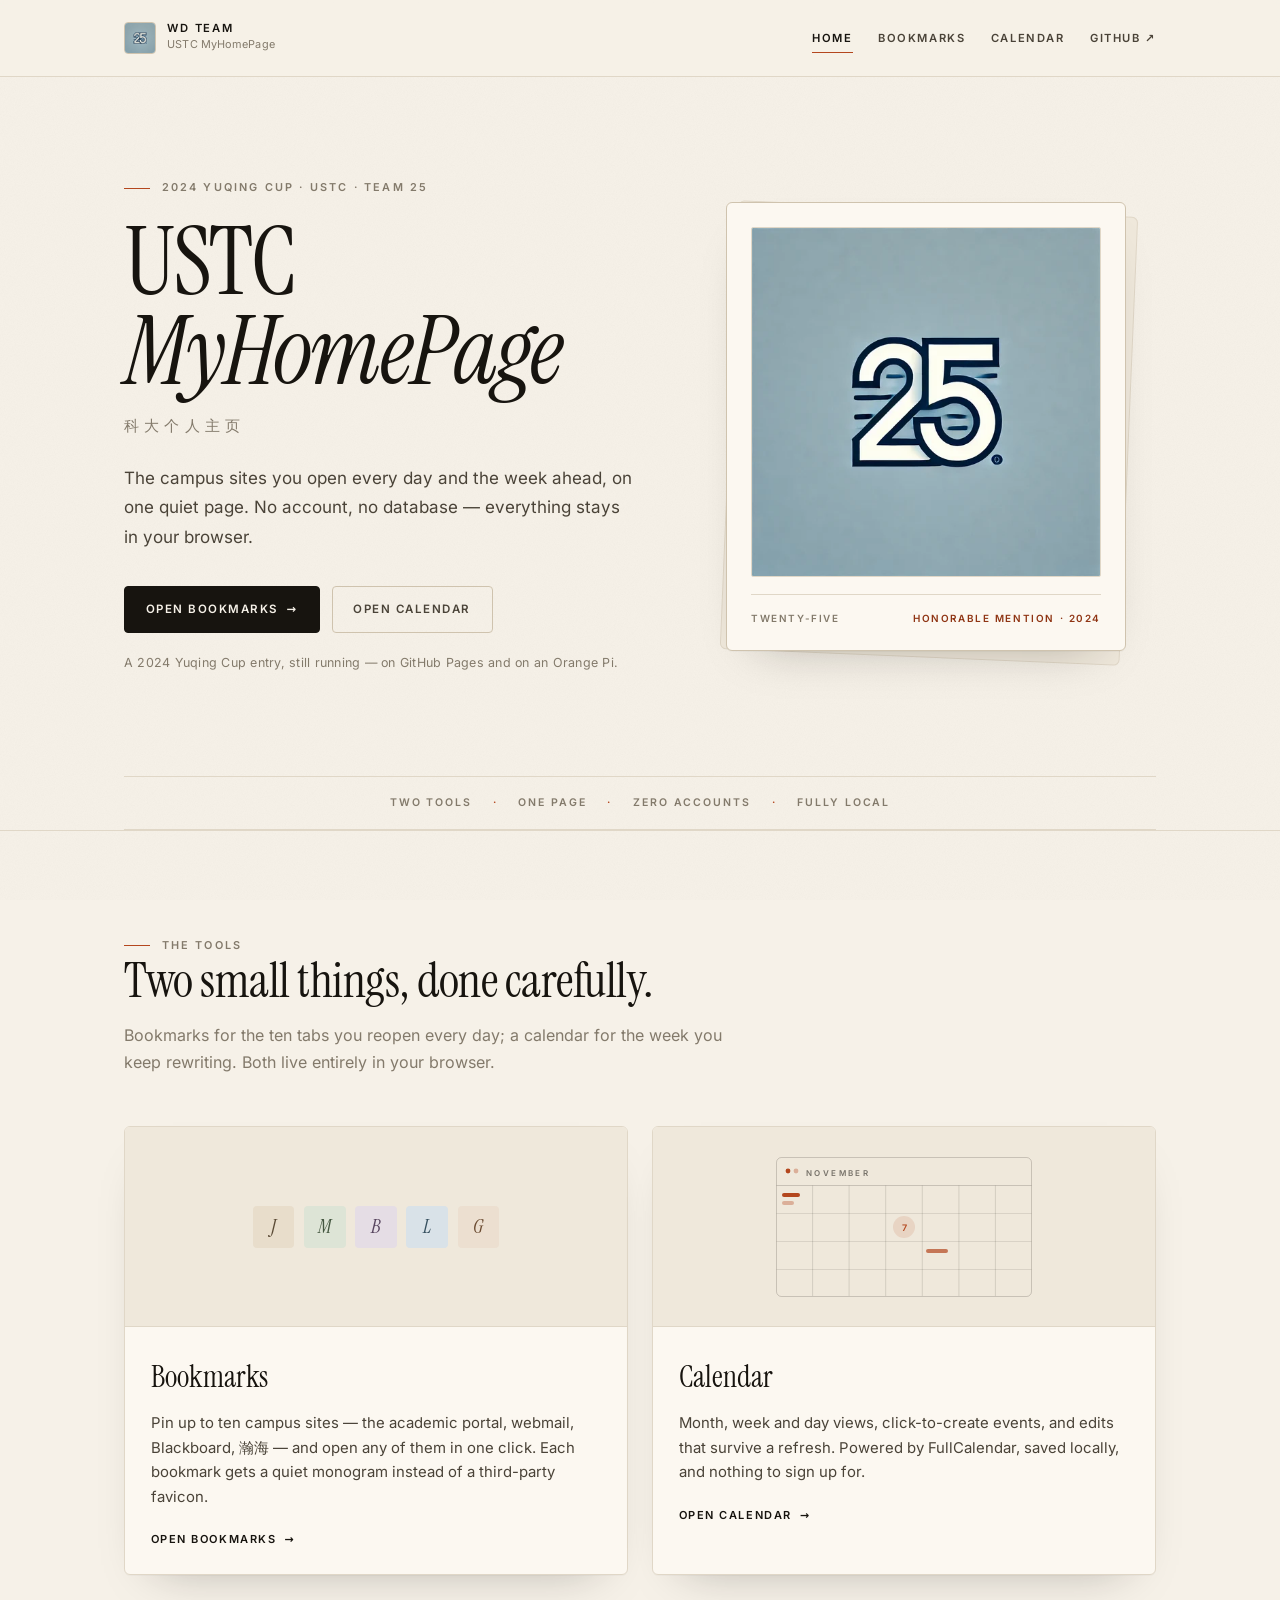
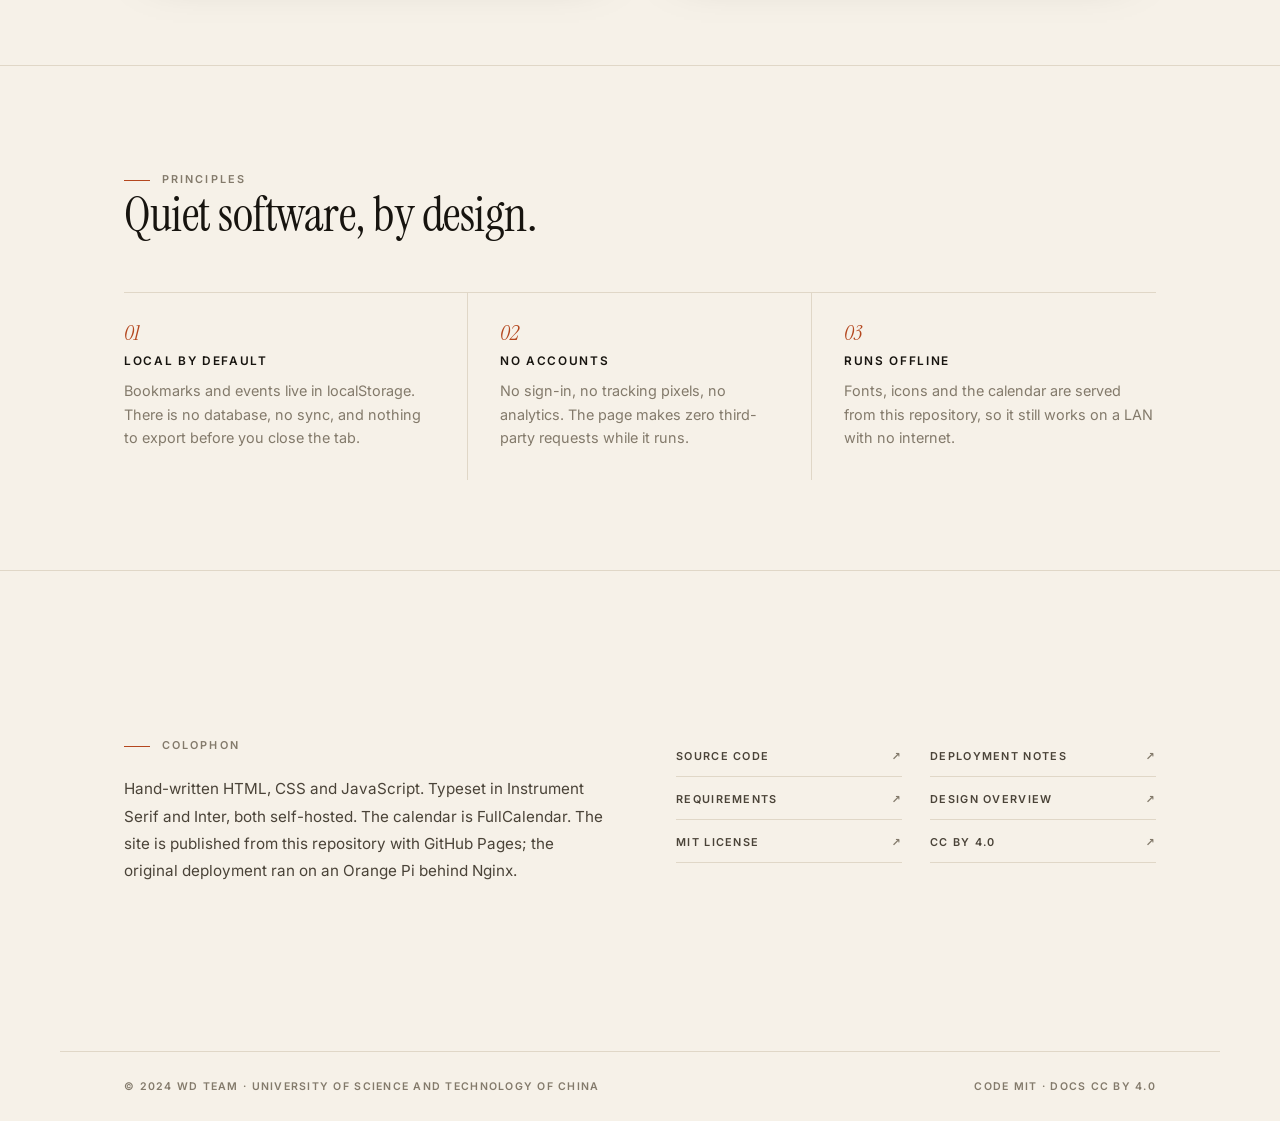
<file: index.html>
<!DOCTYPE html>
<html lang="en">
<head>
  <meta charset="utf-8">
  <meta name="viewport" content="width=device-width, initial-scale=1">
  <title>USTC MyHomePage · WD Team</title>
  <meta name="description" content="The campus sites you open every day and the week ahead, on one quiet page. A 2024 USTC Yuqing Cup entry by WD Team.">
  <meta name="color-scheme" content="light dark">
  <meta name="theme-color" content="#f6f1e8" media="(prefers-color-scheme: light)">
  <meta name="theme-color" content="#141210" media="(prefers-color-scheme: dark)">
  <meta property="og:type" content="website">
  <meta property="og:title" content="USTC MyHomePage">
  <meta property="og:description" content="Campus bookmarks and a personal calendar, on one quiet page. 2024 Yuqing Cup · WD Team.">
  <meta property="og:image" content="https://2024-ustc-yuqing-cup-wd-team.github.io/myhomepage/assets/img/og-image.png">
  <meta name="twitter:card" content="summary_large_image">
  <link rel="icon" href="assets/img/favicon.png" type="image/png">
  <link rel="preload" href="assets/fonts/instrument-serif-regular.woff2" as="font" type="font/woff2" crossorigin>
  <link rel="preload" href="assets/fonts/instrument-serif-italic.woff2" as="font" type="font/woff2" crossorigin>
  <link rel="preload" href="assets/fonts/inter-latin.woff2" as="font" type="font/woff2" crossorigin>
  <link rel="stylesheet" href="assets/css/base.css">
</head>
<body>
  <a class="skip-link" href="#main">Skip to content</a>

  <header class="topbar">
    <div class="wrap topbar__inner">
      <a class="wordmark" href="index.html">
        <img src="assets/img/logo-25.webp" alt="" width="32" height="32">
        <span>
          <strong>WD Team</strong>
          <small>USTC MyHomePage</small>
        </span>
      </a>
      <nav class="nav" aria-label="Primary">
        <a href="index.html" aria-current="page">Home</a>
        <a href="bookmarks.html">Bookmarks</a>
        <a href="calendar.html">Calendar</a>
        <a href="https://github.com/2024-ustc-yuqing-cup-wd-team/myhomepage" rel="noopener">GitHub <span aria-hidden="true">↗</span></a>
      </nav>
    </div>
  </header>

  <main id="main">
    <section class="hero wrap">
      <div class="hero__copy">
        <p class="eyebrow">2024 Yuqing Cup · USTC · Team 25</p>
        <h1>USTC <em>MyHomePage</em></h1>
        <p class="hero__zh">科大个人主页</p>
        <p class="hero__lede">The campus sites you open every day and the week ahead, on one quiet page. No account, no database — everything stays in your browser.</p>
        <div class="hero__actions">
          <a class="button button--primary" href="bookmarks.html">Open bookmarks <span aria-hidden="true">→</span></a>
          <a class="button button--ghost" href="calendar.html">Open calendar</a>
        </div>
        <p class="hero__note">A 2024 Yuqing Cup entry, still running — on GitHub Pages and on an Orange Pi.</p>
      </div>

      <figure class="print">
        <div class="print__sheet print__sheet--back" aria-hidden="true"></div>
        <div class="print__sheet">
          <img src="assets/img/logo-25.webp" alt="Team 25 monogram" width="512" height="512">
          <figcaption class="print__caption">
            <span>Twenty-five</span>
            <span>Honorable mention · 2024</span>
          </figcaption>
        </div>
      </figure>
    </section>

    <div class="wrap">
      <div class="creed">
        <p>
          <span>Two tools</span><i aria-hidden="true">·</i>
          <span>One page</span><i aria-hidden="true">·</i>
          <span>Zero accounts</span><i aria-hidden="true">·</i>
          <span>Fully local</span>
        </p>
      </div>
    </div>

    <section class="section" aria-labelledby="tools-title">
      <div class="wrap">
        <div class="section__head">
          <p class="eyebrow">The tools</p>
          <h2 id="tools-title">Two small things, done carefully.</h2>
          <p>Bookmarks for the ten tabs you reopen every day; a calendar for the week you keep rewriting. Both live entirely in your browser.</p>
        </div>

        <div class="tools">
          <article class="tool">
            <div class="tool__preview" aria-hidden="true">
              <div class="marks">
                <span class="mark" data-tone="0">J</span>
                <span class="mark" data-tone="1">M</span>
                <span class="mark" data-tone="2">B</span>
                <span class="mark" data-tone="3">L</span>
                <span class="mark" data-tone="4">G</span>
              </div>
            </div>
            <div class="tool__body">
              <h3>Bookmarks</h3>
              <p>Pin up to ten campus sites — the academic portal, webmail, Blackboard, <span class="nowrap">瀚海</span> — and open any of them in one click. Each bookmark gets a quiet monogram instead of a third-party favicon.</p>
              <a class="link-arrow" href="bookmarks.html">Open bookmarks <span aria-hidden="true">→</span></a>
            </div>
          </article>

          <article class="tool">
            <div class="tool__preview" aria-hidden="true">
              <svg class="mini-cal" viewBox="0 0 256 140" role="presentation">
                <rect x="0.5" y="0.5" width="255" height="139" rx="5" fill="none" stroke="currentColor" stroke-opacity="0.18"/>
                <line x1="0.5" y1="28.5" x2="255.5" y2="28.5" stroke="currentColor" stroke-opacity="0.18"/>
                <circle cx="12" cy="14" r="2.4" fill="var(--accent)"/>
                <circle cx="20" cy="14" r="2.4" fill="var(--accent)" opacity="0.35"/>
                <text x="30" y="18.5" font-size="8" letter-spacing="2.4" fill="currentColor" opacity="0.55">NOVEMBER</text>
                <g stroke="currentColor" stroke-opacity="0.12">
                  <line x1="36.6" y1="28.5" x2="36.6" y2="139"/>
                  <line x1="73.1" y1="28.5" x2="73.1" y2="139"/>
                  <line x1="109.7" y1="28.5" x2="109.7" y2="139"/>
                  <line x1="146.3" y1="28.5" x2="146.3" y2="139"/>
                  <line x1="182.9" y1="28.5" x2="182.9" y2="139"/>
                  <line x1="219.4" y1="28.5" x2="219.4" y2="139"/>
                </g>
                <g stroke="currentColor" stroke-opacity="0.1">
                  <line x1="0.5" y1="56.5" x2="255.5" y2="56.5"/>
                  <line x1="0.5" y1="84.5" x2="255.5" y2="84.5"/>
                  <line x1="0.5" y1="112.5" x2="255.5" y2="112.5"/>
                </g>
                <rect x="6" y="36" width="18" height="4" rx="2" fill="var(--accent)"/>
                <rect x="6" y="44" width="12" height="4" rx="2" fill="var(--accent)" opacity="0.35"/>
                <rect x="150" y="92" width="22" height="4" rx="2" fill="var(--accent)" opacity="0.7"/>
                <circle cx="128" cy="70" r="11" fill="var(--accent)" opacity="0.12"/>
                <text x="128" y="73.5" text-anchor="middle" font-size="9" fill="var(--accent)">7</text>
              </svg>
            </div>
            <div class="tool__body">
              <h3>Calendar</h3>
              <p>Month, week and day views, click-to-create events, and edits that survive a refresh. Powered by FullCalendar, saved locally, and nothing to sign up for.</p>
              <a class="link-arrow" href="calendar.html">Open calendar <span aria-hidden="true">→</span></a>
            </div>
          </article>
        </div>
      </div>
    </section>

    <section class="section" aria-labelledby="principles-title">
      <div class="wrap">
        <div class="section__head">
          <p class="eyebrow">Principles</p>
          <h2 id="principles-title">Quiet software, by design.</h2>
        </div>
        <ol class="principles">
          <li class="principle">
            <span class="principle__num">01</span>
            <h3>Local by default</h3>
            <p>Bookmarks and events live in localStorage. There is no database, no sync, and nothing to export before you close the tab.</p>
          </li>
          <li class="principle">
            <span class="principle__num">02</span>
            <h3>No accounts</h3>
            <p>No sign-in, no tracking pixels, no analytics. The page makes zero third-party requests while it runs.</p>
          </li>
          <li class="principle">
            <span class="principle__num">03</span>
            <h3>Runs offline</h3>
            <p>Fonts, icons and the calendar are served from this repository, so it still works on a LAN with no internet.</p>
          </li>
        </ol>
      </div>
    </section>

    <section class="section" aria-labelledby="colophon-title">
      <div class="wrap">
        <div class="colophon">
          <div>
            <p class="eyebrow" id="colophon-title">Colophon</p>
            <p>Hand-written HTML, CSS and JavaScript. Typeset in Instrument Serif and Inter, both self-hosted. The calendar is FullCalendar. The site is published from this repository with GitHub Pages; the original deployment ran on an Orange Pi behind Nginx.</p>
          </div>
          <ul class="colophon__links">
            <li><a href="https://github.com/2024-ustc-yuqing-cup-wd-team/myhomepage">Source code</a></li>
            <li><a href="https://github.com/2024-ustc-yuqing-cup-wd-team/orangepi-server">Deployment notes</a></li>
            <li><a href="https://github.com/2024-ustc-yuqing-cup-wd-team/myhomepage/blob/main/docs/requirements.md">Requirements</a></li>
            <li><a href="https://github.com/2024-ustc-yuqing-cup-wd-team/myhomepage/blob/main/docs/design.md">Design overview</a></li>
            <li><a href="https://github.com/2024-ustc-yuqing-cup-wd-team/myhomepage/blob/main/LICENSE">MIT license</a></li>
            <li><a href="https://github.com/2024-ustc-yuqing-cup-wd-team/myhomepage/blob/main/LICENSE-docs">CC BY 4.0</a></li>
          </ul>
        </div>
      </div>
    </section>
  </main>

  <footer class="footer wrap">
    <p>© 2024 WD Team · University of Science and Technology of China</p>
    <p>Code MIT · Docs CC BY 4.0</p>
  </footer>
</body>
</html>
</file>
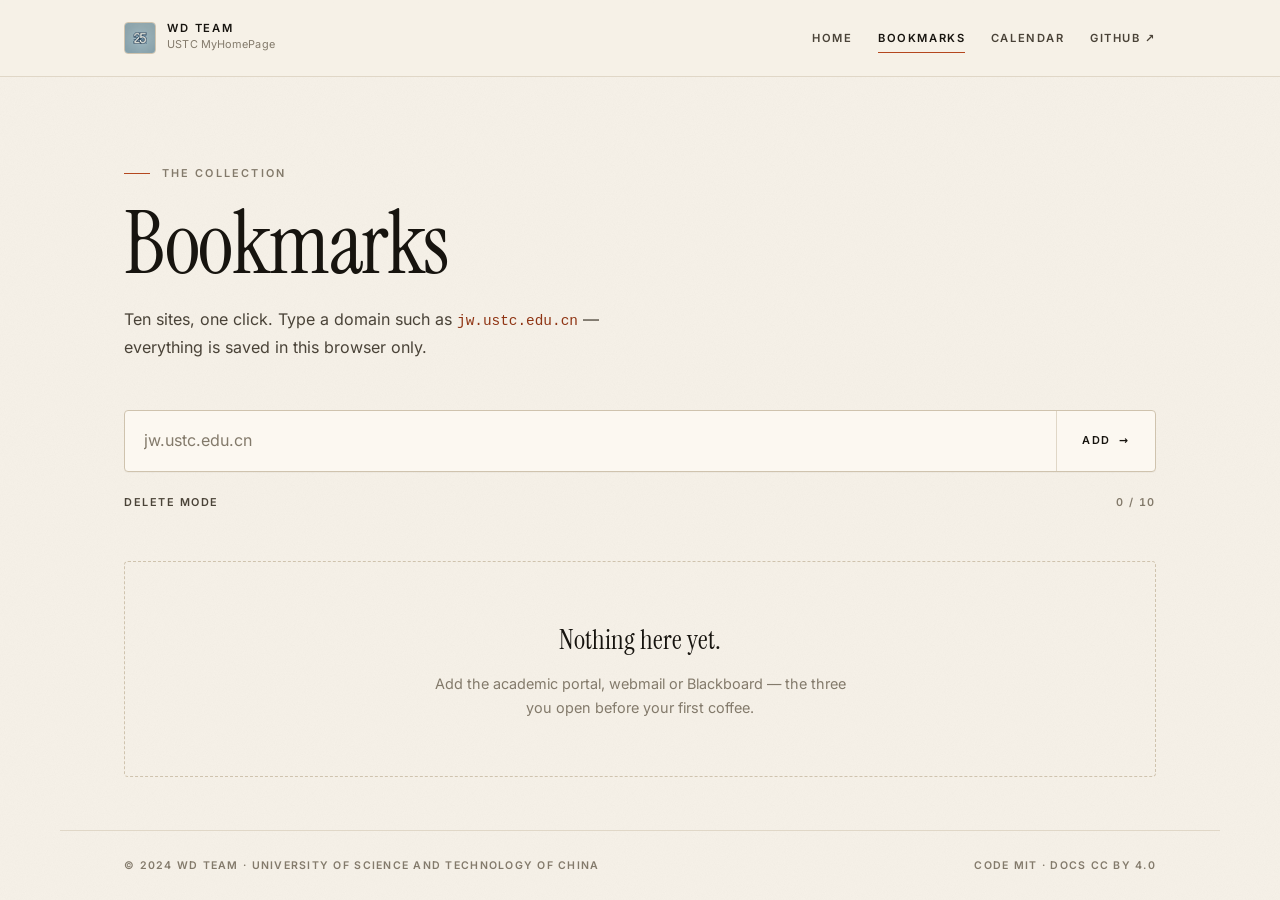
<file: bookmarks.html>
<!DOCTYPE html>
<html lang="en">
<head>
  <meta charset="utf-8">
  <meta name="viewport" content="width=device-width, initial-scale=1">
  <title>Bookmarks · USTC MyHomePage</title>
  <meta name="description" content="Ten campus sites, one click. Bookmarks are stored in this browser only.">
  <meta name="color-scheme" content="light dark">
  <meta name="theme-color" content="#f6f1e8" media="(prefers-color-scheme: light)">
  <meta name="theme-color" content="#141210" media="(prefers-color-scheme: dark)">
  <meta property="og:type" content="website">
  <meta property="og:title" content="Bookmarks · USTC MyHomePage">
  <meta property="og:description" content="Ten campus sites, one click. Stored in your browser.">
  <meta property="og:image" content="https://2024-ustc-yuqing-cup-wd-team.github.io/myhomepage/assets/img/og-image.png">
  <meta name="twitter:card" content="summary_large_image">
  <link rel="icon" href="assets/img/favicon.png" type="image/png">
  <link rel="preload" href="assets/fonts/instrument-serif-regular.woff2" as="font" type="font/woff2" crossorigin>
  <link rel="preload" href="assets/fonts/inter-latin.woff2" as="font" type="font/woff2" crossorigin>
  <link rel="stylesheet" href="assets/css/base.css">
  <link rel="stylesheet" href="assets/css/bookmarks.css">
</head>
<body>
  <a class="skip-link" href="#main">Skip to content</a>

  <header class="topbar">
    <div class="wrap topbar__inner">
      <a class="wordmark" href="index.html">
        <img src="assets/img/logo-25.webp" alt="" width="32" height="32">
        <span>
          <strong>WD Team</strong>
          <small>USTC MyHomePage</small>
        </span>
      </a>
      <nav class="nav" aria-label="Primary">
        <a href="index.html">Home</a>
        <a href="bookmarks.html" aria-current="page">Bookmarks</a>
        <a href="calendar.html">Calendar</a>
        <a href="https://github.com/2024-ustc-yuqing-cup-wd-team/myhomepage" rel="noopener">GitHub <span aria-hidden="true">↗</span></a>
      </nav>
    </div>
  </header>

  <main id="main">
    <header class="page-head wrap">
      <p class="eyebrow">The collection</p>
      <h1>Bookmarks</h1>
      <p class="lede">Ten sites, one click. Type a domain such as <code>jw.ustc.edu.cn</code> — everything is saved in this browser only.</p>
    </header>

    <div class="wrap">
      <form class="add-bar" id="bookmark-form" novalidate>
        <label class="visually-hidden" for="bookmark-url">Website address</label>
        <input id="bookmark-url" name="url" type="text" inputmode="url" autocomplete="off" placeholder="jw.ustc.edu.cn" spellcheck="false">
        <button type="submit">Add <span aria-hidden="true">→</span></button>
        <p class="form-error" id="form-error" role="alert" aria-live="polite"></p>
      </form>

      <div class="collection-bar">
        <button class="text-button" id="toggle-delete-mode" type="button" aria-pressed="false">Delete mode</button>
        <span class="counter" id="counter">0 / 10</span>
      </div>

      <ul class="bookmark-grid" id="bookmark-grid" role="list"></ul>

      <div class="empty" id="empty-state">
        <h2>Nothing here yet.</h2>
        <p>Add the academic portal, webmail or Blackboard — the three you open before your first coffee.</p>
      </div>
    </div>
  </main>

  <footer class="footer wrap">
    <p>© 2024 WD Team · University of Science and Technology of China</p>
    <p>Code MIT · Docs CC BY 4.0</p>
  </footer>

  <script src="assets/js/bookmarks.js" defer></script>
</body>
</html>
</file>
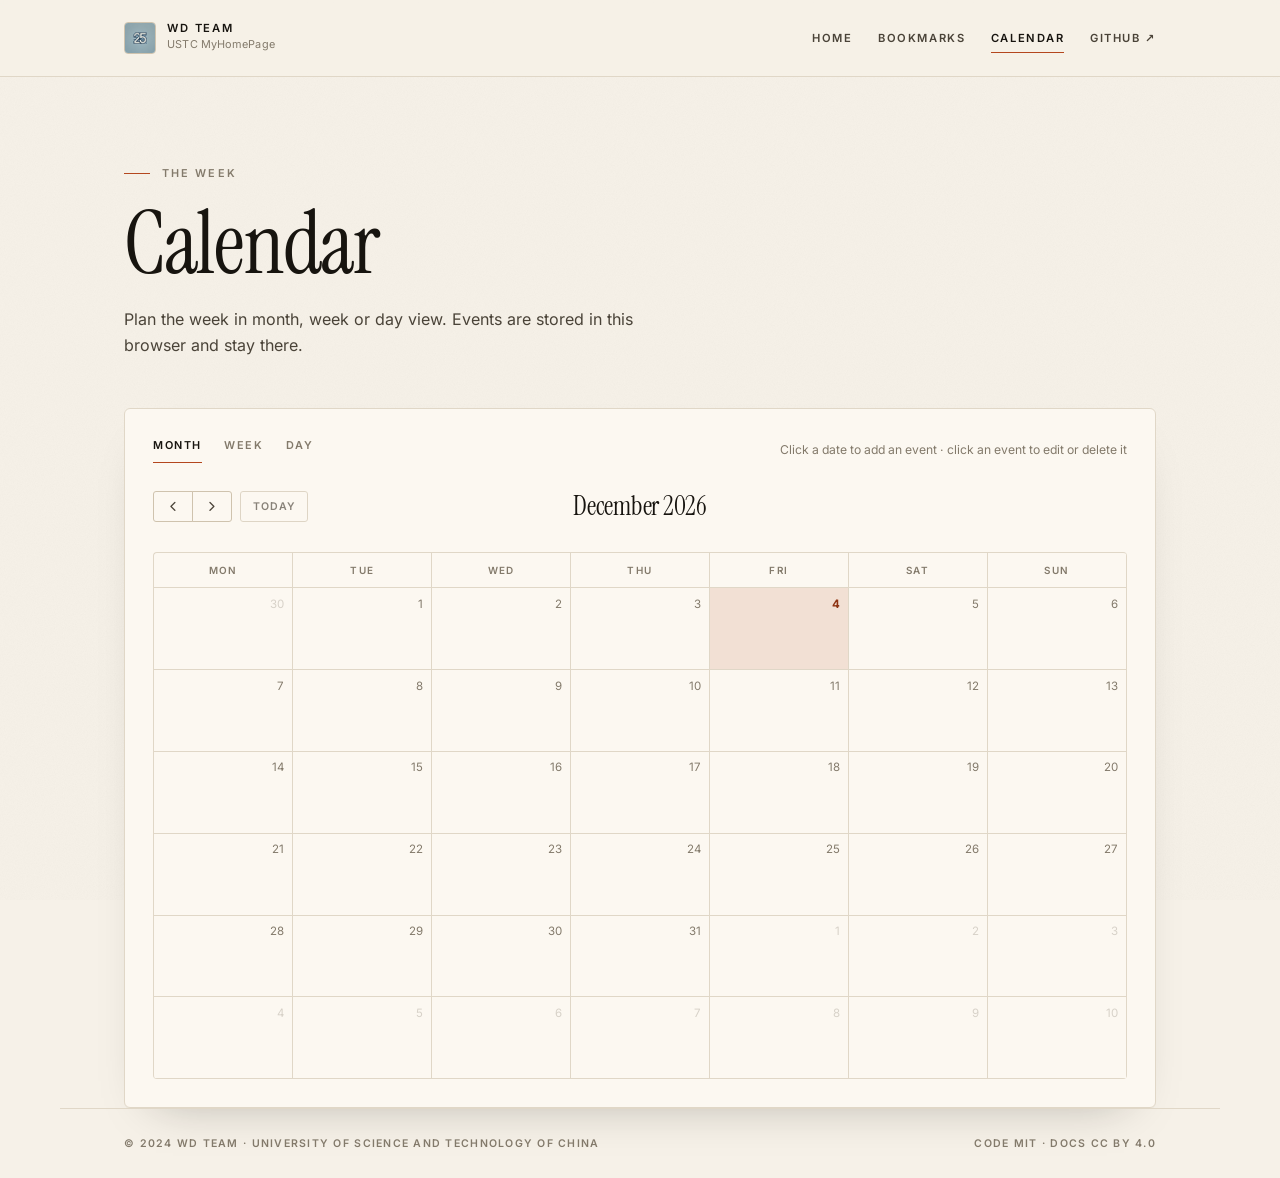
<file: calendar.html>
<!DOCTYPE html>
<html lang="en">
<head>
  <meta charset="utf-8">
  <meta name="viewport" content="width=device-width, initial-scale=1">
  <title>Calendar · USTC MyHomePage</title>
  <meta name="description" content="Plan the week in month, week or day view. Events are stored in your browser.">
  <meta name="color-scheme" content="light dark">
  <meta name="theme-color" content="#f6f1e8" media="(prefers-color-scheme: light)">
  <meta name="theme-color" content="#141210" media="(prefers-color-scheme: dark)">
  <meta property="og:type" content="website">
  <meta property="og:title" content="Calendar · USTC MyHomePage">
  <meta property="og:description" content="Plan the week in month, week or day view.">
  <meta property="og:image" content="https://2024-ustc-yuqing-cup-wd-team.github.io/myhomepage/assets/img/og-image.png">
  <meta name="twitter:card" content="summary_large_image">
  <link rel="icon" href="assets/img/favicon.png" type="image/png">
  <link rel="preload" href="assets/fonts/instrument-serif-regular.woff2" as="font" type="font/woff2" crossorigin>
  <link rel="preload" href="assets/fonts/inter-latin.woff2" as="font" type="font/woff2" crossorigin>
  <link rel="stylesheet" href="assets/css/base.css">
  <link rel="stylesheet" href="assets/css/calendar.css">
</head>
<body>
  <a class="skip-link" href="#main">Skip to content</a>

  <header class="topbar">
    <div class="wrap topbar__inner">
      <a class="wordmark" href="index.html">
        <img src="assets/img/logo-25.webp" alt="" width="32" height="32">
        <span>
          <strong>WD Team</strong>
          <small>USTC MyHomePage</small>
        </span>
      </a>
      <nav class="nav" aria-label="Primary">
        <a href="index.html">Home</a>
        <a href="bookmarks.html">Bookmarks</a>
        <a href="calendar.html" aria-current="page">Calendar</a>
        <a href="https://github.com/2024-ustc-yuqing-cup-wd-team/myhomepage" rel="noopener">GitHub <span aria-hidden="true">↗</span></a>
      </nav>
    </div>
  </header>

  <main id="main">
    <header class="page-head wrap">
      <p class="eyebrow">The week</p>
      <h1>Calendar</h1>
      <p class="lede">Plan the week in month, week or day view. Events are stored in this browser and stay there.</p>
    </header>

    <div class="wrap">
      <section class="calendar-panel" aria-label="Calendar">
        <div class="calendar-bar">
          <div class="view-switch" role="group" aria-label="Calendar view">
            <button type="button" data-view="dayGridMonth" aria-pressed="true">Month</button>
            <button type="button" data-view="timeGridWeek" aria-pressed="false">Week</button>
            <button type="button" data-view="timeGridDay" aria-pressed="false">Day</button>
          </div>
          <p class="hint">Click a date to add an event · click an event to edit or delete it</p>
        </div>
        <div id="calendar"></div>
      </section>
    </div>
  </main>

  <footer class="footer wrap">
    <p>© 2024 WD Team · University of Science and Technology of China</p>
    <p>Code MIT · Docs CC BY 4.0</p>
  </footer>

  <dialog id="event-dialog" aria-labelledby="dialog-title">
    <form id="event-form" class="dialog-card" method="dialog">
      <h2 id="dialog-title">New event</h2>
      <p class="dialog-when" id="event-when"></p>
      <label class="field" for="event-title">Title
        <input id="event-title" name="title" type="text" maxlength="80" required autocomplete="off" placeholder="e.g. Linear algebra review">
      </label>
      <div class="dialog-actions">
        <button class="button button--primary" type="submit" value="save" id="event-save">Save</button>
        <button class="button button--danger" type="submit" value="delete" id="event-delete" hidden>Delete</button>
        <button class="button button--ghost" type="submit" value="cancel" formnovalidate id="event-cancel">Cancel</button>
      </div>
    </form>
  </dialog>

  <script src="assets/vendor/fullcalendar/index.global.min.js" defer></script>
  <script src="assets/js/calendar.js" defer></script>
</body>
</html>
</file>
<file: assets/css/base.css>
/* ==========================================================================
   USTC MyHomePage — base styles
   A quiet, paper-like design system: warm bone, ink, one terracotta accent.
   Light and dark themes follow the operating system preference.
   ========================================================================== */

/* Fonts — self-hosted so the site works offline (SIL Open Font License). */
@font-face {
  font-family: "Instrument Serif";
  font-style: normal;
  font-weight: 400;
  font-display: swap;
  src: url("../fonts/instrument-serif-regular.woff2") format("woff2");
  unicode-range: U+0000-00FF, U+0131, U+0152-0153, U+02BB-02BC, U+02C6,
    U+02DA, U+02DC, U+0304, U+0308, U+0329, U+2000-206F, U+20AC, U+2122,
    U+2191, U+2193, U+2212, U+2215, U+FEFF, U+FFFD;
}

@font-face {
  font-family: "Instrument Serif";
  font-style: italic;
  font-weight: 400;
  font-display: swap;
  src: url("../fonts/instrument-serif-italic.woff2") format("woff2");
  unicode-range: U+0000-00FF, U+0131, U+0152-0153, U+02BB-02BC, U+02C6,
    U+02DA, U+02DC, U+0304, U+0308, U+0329, U+2000-206F, U+20AC, U+2122,
    U+2191, U+2193, U+2212, U+2215, U+FEFF, U+FFFD;
}

@font-face {
  font-family: "Inter";
  font-style: normal;
  font-weight: 100 900;
  font-display: swap;
  src: url("../fonts/inter-latin.woff2") format("woff2");
  unicode-range: U+0000-00FF, U+0131, U+0152-0153, U+02BB-02BC, U+02C6,
    U+02DA, U+02DC, U+0304, U+0308, U+0329, U+2000-206F, U+20AC, U+2122,
    U+2191, U+2193, U+2212, U+2215, U+FEFF, U+FFFD;
}

:root {
  color-scheme: light;

  --paper: #f6f1e8;
  --paper-2: #efe8db;
  --card: #fcf8f1;
  --ink: #17140f;
  --ink-soft: #4a4338;
  --muted: #837a6b;
  --line: #e0d7c7;
  --line-strong: #cfc3ae;
  --accent: #b4471e;
  --accent-ink: #8f3413;
  --accent-soft: #f2e0d4;
  --topbar: rgba(246, 241, 232, 0.84);

  --shadow: 0 1px 1px rgba(23, 20, 15, 0.03),
    0 22px 48px -32px rgba(23, 20, 15, 0.35);
  --shadow-lift: 0 2px 4px rgba(23, 20, 15, 0.04),
    0 30px 60px -34px rgba(23, 20, 15, 0.45);

  --radius: 4px;
  --max: 72.5rem;
  --gutter: clamp(1.25rem, 5vw, 4.5rem);
  --topbar-h: 4.75rem;

  --font-sans: "Inter", ui-sans-serif, system-ui, -apple-system, "Segoe UI",
    Roboto, "Helvetica Neue", "PingFang SC", "Microsoft YaHei", sans-serif;
  --font-serif: "Instrument Serif", "Iowan Old Style", "Palatino Linotype",
    Georgia, serif;
  --font-mono: ui-monospace, SFMono-Regular, "SF Mono", Menlo, Consolas,
    "Liberation Mono", monospace;

  /* Bookmark monogram tones: light theme. */
  --tone-0-bg: #e8ddcb;
  --tone-0-fg: #5a4a35;
  --tone-1-bg: #dde4d6;
  --tone-1-fg: #43563f;
  --tone-2-bg: #e5dde5;
  --tone-2-fg: #57445e;
  --tone-3-bg: #d9e2e8;
  --tone-3-fg: #36505f;
  --tone-4-bg: #ecdfd0;
  --tone-4-fg: #6b4b31;
  --tone-5-bg: #e3e1da;
  --tone-5-fg: #4c4a40;
}

@media (prefers-color-scheme: dark) {
  :root {
    color-scheme: dark;

    --paper: #141210;
    --paper-2: #1b1814;
    --card: #1a1713;
    --ink: #f2ece2;
    --ink-soft: #cfc6b8;
    --muted: #9c9283;
    --line: #2c2720;
    --line-strong: #3b342a;
    --accent: #d9774a;
    --accent-ink: #e79a76;
    --accent-soft: #2a1c15;
    --topbar: rgba(20, 18, 16, 0.82);

    --shadow: 0 1px 1px rgba(0, 0, 0, 0.4),
      0 22px 48px -32px rgba(0, 0, 0, 0.8);
    --shadow-lift: 0 2px 6px rgba(0, 0, 0, 0.5),
      0 30px 60px -34px rgba(0, 0, 0, 0.9);

    --tone-0-bg: #332a1e;
    --tone-0-fg: #dcc9ac;
    --tone-1-bg: #26302a;
    --tone-1-fg: #b9cbb2;
    --tone-2-bg: #2e2733;
    --tone-2-fg: #d0bfd8;
    --tone-3-bg: #22303a;
    --tone-3-fg: #b4c9d6;
    --tone-4-bg: #34261d;
    --tone-4-fg: #e2c2a8;
    --tone-5-bg: #2a2a26;
    --tone-5-fg: #cdcac0;
  }
}

*,
*::before,
*::after {
  box-sizing: border-box;
}

html {
  -webkit-text-size-adjust: 100%;
  scroll-behavior: smooth;
}

body {
  margin: 0;
  min-height: 100vh;
  display: flex;
  flex-direction: column;
  background: var(--paper);
  color: var(--ink);
  font-family: var(--font-sans);
  font-size: 1rem;
  line-height: 1.65;
  -webkit-font-smoothing: antialiased;
  text-rendering: optimizeLegibility;
  font-feature-settings: "kern" 1, "liga" 1;
}

main {
  flex: 1 0 auto;
}

/* A barely visible paper grain. */
body::before {
  content: "";
  position: fixed;
  inset: 0;
  z-index: 0;
  pointer-events: none;
  opacity: 0.16;
  background-image: url("data:image/svg+xml,%3Csvg xmlns='http://www.w3.org/2000/svg' width='160' height='160'%3E%3Cfilter id='n'%3E%3CfeTurbulence type='fractalNoise' baseFrequency='0.9' numOctaves='2' stitchTiles='stitch'/%3E%3CfeColorMatrix type='saturate' values='0'/%3E%3C/filter%3E%3Crect width='160' height='160' filter='url%28%23n%29' opacity='0.35'/%3E%3C/svg%3E");
  background-size: 160px 160px;
  mix-blend-mode: multiply;
}

@media (prefers-color-scheme: dark) {
  body::before {
    opacity: 0.1;
    mix-blend-mode: screen;
  }
}

img {
  display: block;
  max-width: 100%;
  height: auto;
}

a {
  color: inherit;
}

code {
  font-family: var(--font-mono);
  font-size: 0.9em;
}

::selection {
  background: var(--accent-soft);
  color: var(--ink);
}

:focus-visible {
  outline: 2px solid var(--accent);
  outline-offset: 3px;
  border-radius: 2px;
}

header,
main,
footer {
  position: relative;
  z-index: 1;
}

@media (prefers-reduced-motion: reduce) {
  html {
    scroll-behavior: auto;
  }
  *,
  *::before,
  *::after {
    transition-duration: 0.01ms !important;
    animation-duration: 0.01ms !important;
    animation-delay: 0ms !important;
  }
}

/* Utilities ---------------------------------------------------------------- */

[hidden] {
  display: none !important;
}

.visually-hidden {
  position: absolute;
  width: 1px;
  height: 1px;
  padding: 0;
  margin: -1px;
  overflow: hidden;
  clip: rect(0 0 0 0);
  white-space: nowrap;
  border: 0;
}

.nowrap {
  white-space: nowrap;
}

.skip-link {
  position: absolute;
  top: 0.5rem;
  left: 0.5rem;
  z-index: 100;
  padding: 0.6rem 1rem;
  border-radius: var(--radius);
  background: var(--ink);
  color: var(--paper);
  font-size: 0.8rem;
  font-weight: 600;
  text-decoration: none;
  transform: translateY(-200%);
  transition: transform 0.15s ease;
}

.skip-link:focus {
  transform: none;
}

.wrap {
  width: 100%;
  max-width: var(--max);
  margin-inline: auto;
  padding-inline: var(--gutter);
}

/* Top bar ------------------------------------------------------------------ */

.topbar {
  position: sticky;
  top: 0;
  z-index: 50;
  background: var(--topbar);
  -webkit-backdrop-filter: blur(14px) saturate(130%);
  backdrop-filter: blur(14px) saturate(130%);
  border-bottom: 1px solid var(--line);
}

.topbar__inner {
  display: flex;
  align-items: center;
  justify-content: space-between;
  gap: 1.5rem;
  min-height: var(--topbar-h);
}

.wordmark {
  display: flex;
  align-items: center;
  gap: 0.7rem;
  text-decoration: none;
  color: inherit;
}

.wordmark img {
  width: 2rem;
  height: 2rem;
  border: 1px solid var(--line-strong);
  border-radius: 4px;
}

.wordmark strong {
  display: block;
  font-size: 0.7rem;
  font-weight: 600;
  letter-spacing: 0.16em;
  line-height: 1.2;
  text-transform: uppercase;
}

.wordmark small {
  display: block;
  font-size: 0.68rem;
  color: var(--muted);
  letter-spacing: 0.01em;
}

.nav {
  display: flex;
  align-items: center;
  gap: 1.6rem;
}

.nav a {
  position: relative;
  padding: 0.35rem 0;
  font-size: 0.7rem;
  font-weight: 600;
  letter-spacing: 0.14em;
  text-transform: uppercase;
  text-decoration: none;
  white-space: nowrap;
  color: var(--ink-soft);
  transition: color 0.2s ease;
}

.nav a::after {
  content: "";
  position: absolute;
  left: 0;
  right: 0;
  bottom: 0;
  height: 1px;
  background: var(--accent);
  transform: scaleX(0);
  transform-origin: left;
  transition: transform 0.25s ease;
}

.nav a:hover {
  color: var(--ink);
}

.nav a:hover::after,
.nav a[aria-current="page"]::after {
  transform: scaleX(1);
}

.nav a[aria-current="page"] {
  color: var(--ink);
}

@media (max-width: 40rem) {
  .topbar__inner {
    min-height: 4rem;
  }

  .nav {
    gap: 1.1rem;
  }

  .nav a {
    font-size: 0.62rem;
    letter-spacing: 0.1em;
  }
}

@media (max-width: 30rem) {
  .wordmark span {
    display: none;
  }

  .nav {
    gap: 0.7rem;
  }

  .hero__actions {
    flex-direction: column;
    align-items: stretch;
  }

  .hero__actions .button {
    width: 100%;
  }
}

/* Hero --------------------------------------------------------------------- */

.hero {
  display: grid;
  gap: clamp(2.5rem, 5vw, 5rem);
  align-items: center;
  padding-block: clamp(3.5rem, 8vw, 7rem);
}

@media (min-width: 60rem) {
  .hero {
    grid-template-columns: minmax(0, 1.05fr) minmax(0, 0.95fr);
  }
}

.eyebrow {
  display: flex;
  align-items: center;
  gap: 0.75rem;
  margin: 0 0 1.25rem;
  color: var(--muted);
  font-size: 0.68rem;
  font-weight: 600;
  letter-spacing: 0.2em;
  text-transform: uppercase;
}

.eyebrow::before {
  content: "";
  width: 1.6rem;
  height: 1px;
  background: var(--accent);
}

.hero h1 {
  margin: 0;
  font-family: var(--font-serif);
  font-size: clamp(3.2rem, 7.4vw, 6.1rem);
  font-weight: 400;
  line-height: 0.94;
  letter-spacing: -0.015em;
}

.hero h1 em {
  font-style: italic;
}

.hero__zh {
  margin: 1.1rem 0 0;
  color: var(--muted);
  font-size: 0.95rem;
  letter-spacing: 0.34em;
}

.hero__lede {
  max-width: 34rem;
  margin: 1.6rem 0 0;
  color: var(--ink-soft);
  font-size: 1.06rem;
  line-height: 1.75;
}

.hero__actions {
  display: flex;
  flex-wrap: wrap;
  gap: 0.75rem;
  margin-top: 2.1rem;
}

.hero__note {
  margin: 1.2rem 0 0;
  color: var(--muted);
  font-size: 0.78rem;
  letter-spacing: 0.02em;
}

/* Buttons ------------------------------------------------------------------ */

.button {
  display: inline-flex;
  align-items: center;
  justify-content: center;
  gap: 0.55rem;
  padding: 0.82rem 1.3rem;
  border: 1px solid var(--ink);
  border-radius: var(--radius);
  background: transparent;
  color: var(--ink);
  font: inherit;
  font-size: 0.72rem;
  font-weight: 600;
  letter-spacing: 0.13em;
  text-transform: uppercase;
  text-decoration: none;
  cursor: pointer;
  transition: background 0.2s ease, color 0.2s ease, border-color 0.2s ease,
    transform 0.2s ease;
}

.button:hover {
  transform: translateY(-1px);
}

.button--primary {
  background: var(--ink);
  color: var(--paper);
}

.button--primary:hover {
  background: var(--accent);
  border-color: var(--accent);
  color: #fff;
}

.button--ghost {
  border-color: var(--line-strong);
  color: var(--ink-soft);
}

.button--ghost:hover {
  border-color: var(--ink);
  color: var(--ink);
}

/* Print-like hero artwork ------------------------------------------------ */

.print {
  position: relative;
  justify-self: center;
  width: min(25rem, 100%);
  margin: 0;
  isolation: isolate;
}

.print__sheet {
  position: relative;
  z-index: 1;
  padding: 1.5rem;
  border: 1px solid var(--line-strong);
  border-radius: 6px;
  background: var(--card);
  box-shadow: var(--shadow);
}

.print__sheet--back {
  position: absolute;
  inset: 0;
  z-index: 0;
  padding: 0;
  background: var(--paper-2);
  border-color: var(--line);
  box-shadow: none;
  transform: rotate(2.4deg) translate(0.2rem, 0.4rem);
}

.print__sheet img {
  width: 100%;
  border: 1px solid var(--line);
  border-radius: 2px;
}

.print__caption {
  display: flex;
  justify-content: space-between;
  gap: 1rem;
  margin-top: 1.1rem;
  padding-top: 0.9rem;
  border-top: 1px solid var(--line);
  color: var(--muted);
  font-size: 0.62rem;
  font-weight: 600;
  letter-spacing: 0.16em;
  text-transform: uppercase;
}

.print__caption span:last-child {
  color: var(--accent-ink);
}

/* Creed strip -------------------------------------------------------------- */

.creed {
  border-block: 1px solid var(--line);
  padding-block: 1.1rem;
}

.creed p {
  display: flex;
  flex-wrap: wrap;
  justify-content: center;
  gap: 0.45rem 1.3rem;
  margin: 0;
  color: var(--muted);
  font-size: 0.66rem;
  font-weight: 600;
  letter-spacing: 0.18em;
  text-transform: uppercase;
}

.creed i {
  color: var(--accent);
  font-style: normal;
}

/* Sections ----------------------------------------------------------------- */

.section {
  padding-block: clamp(3.5rem, 7vw, 6rem);
  border-top: 1px solid var(--line);
}

.section__head {
  max-width: 46rem;
  margin-bottom: clamp(2rem, 4vw, 3.2rem);
}

.section__head h2 {
  margin: 0;
  font-family: var(--font-serif);
  font-size: clamp(2rem, 3.8vw, 3.1rem);
  font-weight: 400;
  line-height: 1.06;
  letter-spacing: -0.01em;
}

.section__head p {
  max-width: 38rem;
  margin: 1rem 0 0;
  color: var(--muted);
}

/* Tool cards --------------------------------------------------------------- */

.tools {
  display: grid;
  gap: 1.5rem;
}

@media (min-width: 52rem) {
  .tools {
    grid-template-columns: 1fr 1fr;
  }
}

.tool {
  display: flex;
  flex-direction: column;
  overflow: hidden;
  border: 1px solid var(--line);
  border-radius: 6px;
  background: var(--card);
  box-shadow: var(--shadow);
  transition: transform 0.25s ease, box-shadow 0.25s ease,
    border-color 0.25s ease;
}

.tool:hover {
  transform: translateY(-3px);
  border-color: var(--line-strong);
  box-shadow: var(--shadow-lift);
}

.tool__preview {
  display: grid;
  place-items: center;
  min-height: 12.5rem;
  padding: 1.75rem;
  background: var(--paper-2);
  border-bottom: 1px solid var(--line);
}

.tool__body {
  display: flex;
  flex-direction: column;
  gap: 0.6rem;
  padding: 1.6rem;
}

.tool h3 {
  margin: 0;
  font-family: var(--font-serif);
  font-size: 1.85rem;
  font-weight: 400;
}

.tool p {
  margin: 0;
  color: var(--ink-soft);
  font-size: 0.93rem;
}

.link-arrow {
  display: inline-flex;
  align-items: center;
  gap: 0.5rem;
  margin-top: 0.7rem;
  color: var(--ink);
  font-size: 0.69rem;
  font-weight: 600;
  letter-spacing: 0.14em;
  text-transform: uppercase;
  text-decoration: none;
  transition: color 0.2s ease;
}

.link-arrow span {
  transition: transform 0.2s ease;
}

.link-arrow:hover {
  color: var(--accent-ink);
}

.link-arrow:hover span {
  transform: translateX(4px);
}

/* Bookmark monogram preview + shared tones */

.marks {
  display: flex;
  flex-wrap: wrap;
  justify-content: center;
  gap: 0.6rem;
}

.mark,
.bookmark-icon {
  display: grid;
  place-items: center;
  border-radius: 4px;
  background: var(--tone-bg, var(--paper-2));
  color: var(--tone-fg, var(--ink-soft));
  font-family: var(--font-serif);
  font-style: italic;
}

[data-tone="0"] {
  --tone-bg: var(--tone-0-bg);
  --tone-fg: var(--tone-0-fg);
}
[data-tone="1"] {
  --tone-bg: var(--tone-1-bg);
  --tone-fg: var(--tone-1-fg);
}
[data-tone="2"] {
  --tone-bg: var(--tone-2-bg);
  --tone-fg: var(--tone-2-fg);
}
[data-tone="3"] {
  --tone-bg: var(--tone-3-bg);
  --tone-fg: var(--tone-3-fg);
}
[data-tone="4"] {
  --tone-bg: var(--tone-4-bg);
  --tone-fg: var(--tone-4-fg);
}
[data-tone="5"] {
  --tone-bg: var(--tone-5-bg);
  --tone-fg: var(--tone-5-fg);
}

.mark {
  width: 2.6rem;
  height: 2.6rem;
  font-size: 1.25rem;
}

/* Mini calendar illustration */

.mini-cal {
  width: min(16rem, 100%);
  height: auto;
  color: var(--ink);
}

.mini-cal text {
  font-family: var(--font-sans);
  font-weight: 600;
}

/* Principles --------------------------------------------------------------- */

.principles {
  margin: 0;
  padding: 0;
  list-style: none;
  border-top: 1px solid var(--line);
}

.principle {
  display: flex;
  flex-direction: column;
  gap: 0.45rem;
  padding: 1.7rem 0;
  border-bottom: 1px solid var(--line);
}

@media (min-width: 52rem) {
  .principles {
    display: grid;
    grid-template-columns: repeat(3, 1fr);
  }

  .principle {
    padding: 1.9rem 2rem 1.9rem 0;
    border-bottom: 0;
    border-right: 1px solid var(--line);
  }

  .principle:nth-child(n + 2) {
    padding-left: 2rem;
  }

  .principle:last-child {
    border-right: 0;
    padding-right: 0;
  }
}

.principle__num {
  font-family: var(--font-serif);
  font-style: italic;
  font-size: 1.35rem;
  line-height: 1;
  color: var(--accent);
}

.principle h3 {
  margin: 0;
  font-size: 0.74rem;
  font-weight: 600;
  letter-spacing: 0.14em;
  text-transform: uppercase;
}

.principle p {
  margin: 0;
  color: var(--muted);
  font-size: 0.9rem;
}

/* Colophon ----------------------------------------------------------------- */

.colophon {
  display: grid;
  gap: 2rem;
  padding-block: clamp(3rem, 6vw, 5rem);
}

@media (min-width: 52rem) {
  .colophon {
    grid-template-columns: 1fr 1fr;
    gap: 4.5rem;
  }
}

.colophon > div > p:not(.eyebrow) {
  max-width: 36rem;
  margin: 0;
  color: var(--ink-soft);
  font-size: 0.95rem;
  line-height: 1.8;
}

.colophon__links {
  display: grid;
  grid-template-columns: 1fr 1fr;
  gap: 0.2rem 1.75rem;
  align-content: start;
  margin: 0;
  padding: 0;
  list-style: none;
}

.colophon__links a {
  display: flex;
  align-items: baseline;
  justify-content: space-between;
  gap: 1rem;
  padding: 0.65rem 0;
  border-bottom: 1px solid var(--line);
  color: var(--ink-soft);
  font-size: 0.68rem;
  font-weight: 600;
  letter-spacing: 0.12em;
  text-transform: uppercase;
  text-decoration: none;
  transition: color 0.2s ease;
}

.colophon__links a::after {
  content: "\2197";
  color: var(--muted);
  transition: color 0.2s ease, transform 0.2s ease;
}

.colophon__links a:hover {
  color: var(--accent-ink);
}

.colophon__links a:hover::after {
  color: var(--accent);
  transform: translate(1px, -1px);
}

@media (max-width: 40rem) {
  .colophon__links {
    grid-template-columns: 1fr;
  }
}

@media (max-width: 22.5rem) {
  .hero h1 {
    font-size: 2.55rem;
  }
}

/* Footer ------------------------------------------------------------------- */

.footer {
  display: flex;
  flex-wrap: wrap;
  justify-content: space-between;
  gap: 0.5rem 2rem;
  padding-block: 1.6rem;
  border-top: 1px solid var(--line);
  color: var(--muted);
  font-size: 0.66rem;
  font-weight: 600;
  letter-spacing: 0.12em;
  text-transform: uppercase;
}

.footer p {
  margin: 0;
}

.footer a {
  border-bottom: 1px solid transparent;
  text-decoration: none;
}

.footer a:hover {
  border-color: currentColor;
}

/* Page headers (tools) ----------------------------------------------------- */

.page-head {
  padding-block: clamp(3.5rem, 7vw, 5.5rem) clamp(1.8rem, 4vw, 2.6rem);
}

.page-head h1 {
  margin: 0;
  font-family: var(--font-serif);
  font-size: clamp(3rem, 7.2vw, 5.4rem);
  font-weight: 400;
  line-height: 0.95;
  letter-spacing: -0.015em;
}

.page-head .lede {
  max-width: 34rem;
  margin: 1.3rem 0 0;
  color: var(--ink-soft);
}

.page-head code {
  color: var(--accent-ink);
}

/* Dialog ------------------------------------------------------------------- */

dialog {
  width: min(26rem, calc(100vw - 2rem));
  padding: 0;
  border: 1px solid var(--line-strong);
  border-radius: 6px;
  background: var(--card);
  color: var(--ink);
  box-shadow: 0 30px 80px -30px rgba(23, 20, 15, 0.55);
}

dialog::backdrop {
  background: rgba(23, 20, 15, 0.42);
  -webkit-backdrop-filter: blur(2px);
  backdrop-filter: blur(2px);
}

@media (prefers-color-scheme: dark) {
  dialog::backdrop {
    background: rgba(0, 0, 0, 0.6);
  }
}

.dialog-card {
  display: grid;
  gap: 1.1rem;
  padding: 1.7rem;
}

.dialog-card h2 {
  margin: 0;
  font-family: var(--font-serif);
  font-size: 1.6rem;
  font-weight: 400;
}

.dialog-when {
  margin: 0;
  color: var(--muted);
  font-size: 0.8rem;
  letter-spacing: 0.02em;
}

.field {
  display: grid;
  gap: 0.4rem;
  color: var(--ink-soft);
  font-size: 0.68rem;
  font-weight: 600;
  letter-spacing: 0.12em;
  text-transform: uppercase;
}

.field input {
  padding: 0.7rem 0.8rem;
  border: 1px solid var(--line-strong);
  border-radius: 3px;
  background: var(--paper);
  color: var(--ink);
  font: inherit;
  font-size: 0.95rem;
  font-weight: 400;
  letter-spacing: 0;
  text-transform: none;
}

.field input:focus {
  border-color: var(--accent);
  outline: 2px solid var(--accent-soft);
}

.dialog-actions {
  display: flex;
  flex-wrap: wrap;
  justify-content: flex-end;
  gap: 0.5rem;
  margin-top: 0.4rem;
}

.dialog-actions .btn-danger {
  margin-right: auto;
}

.dialog-actions #event-delete {
  order: 1;
}

.dialog-actions #event-cancel {
  order: 2;
}

.dialog-actions #event-save {
  order: 3;
}

/* Entrance motion ---------------------------------------------------------- */

@media (prefers-reduced-motion: no-preference) {
  .hero__copy > * {
    animation: rise 0.7s cubic-bezier(0.2, 0.7, 0.2, 1) both;
  }

  .hero__copy > *:nth-child(2) {
    animation-delay: 0.05s;
  }
  .hero__copy > *:nth-child(3) {
    animation-delay: 0.1s;
  }
  .hero__copy > *:nth-child(4) {
    animation-delay: 0.15s;
  }
  .hero__copy > *:nth-child(5) {
    animation-delay: 0.2s;
  }
  .hero__copy > *:nth-child(6) {
    animation-delay: 0.25s;
  }

  .print {
    animation: rise 0.9s 0.12s cubic-bezier(0.2, 0.7, 0.2, 1) both;
  }

  @keyframes rise {
    from {
      opacity: 0;
      transform: translateY(14px);
    }
    to {
      opacity: 1;
      transform: none;
    }
  }
}
</file>
<file: assets/css/bookmarks.css>
/* ==========================================================================
   Bookmarks tool
   ========================================================================== */

.add-bar {
  display: flex;
  flex-wrap: wrap;
  align-items: stretch;
  margin-top: 0.5rem;
  border: 1px solid var(--line-strong);
  border-radius: var(--radius);
  background: var(--card);
  box-shadow: var(--shadow);
  transition: border-color 0.2s ease, box-shadow 0.2s ease;
}

.add-bar:focus-within {
  border-color: var(--ink-soft);
  box-shadow: var(--shadow-lift);
}

.add-bar input {
  flex: 1 1 18rem;
  min-width: 0;
  padding: 1.05rem 1.2rem;
  border: 0;
  background: transparent;
  color: var(--ink);
  font: inherit;
  font-size: 1rem;
}

.add-bar input::placeholder {
  color: var(--muted);
}

.add-bar input:focus {
  outline: none;
}

.add-bar button {
  display: inline-flex;
  align-items: center;
  gap: 0.5rem;
  padding: 0 1.6rem;
  border: 0;
  border-left: 1px solid var(--line);
  background: transparent;
  color: var(--ink);
  font: inherit;
  font-size: 0.68rem;
  font-weight: 600;
  letter-spacing: 0.14em;
  text-transform: uppercase;
  cursor: pointer;
  transition: background 0.2s ease, color 0.2s ease;
}

.add-bar button:hover {
  background: var(--ink);
  color: var(--paper);
}

.add-bar button span {
  transition: transform 0.2s ease;
}

.add-bar button:hover span {
  transform: translateX(3px);
}

.form-error {
  flex-basis: 100%;
  margin: 0;
  padding: 0.55rem 1.2rem;
  border-top: 1px solid #e7c6b8;
  background: var(--accent-soft);
  color: var(--accent-ink);
  font-size: 0.78rem;
}

.form-error:empty {
  display: none;
}

.collection-bar {
  display: flex;
  align-items: baseline;
  justify-content: space-between;
  gap: 1rem;
  margin-top: 1.4rem;
}

.text-button {
  padding: 0 0 0.25rem;
  border: 0;
  border-bottom: 1px solid transparent;
  background: none;
  color: var(--ink-soft);
  font: inherit;
  font-size: 0.68rem;
  font-weight: 600;
  letter-spacing: 0.14em;
  text-transform: uppercase;
  cursor: pointer;
  transition: color 0.2s ease, border-color 0.2s ease;
}

.text-button:hover {
  color: var(--ink);
}

.text-button[aria-pressed="true"] {
  border-color: var(--accent);
  color: var(--accent-ink);
}

.counter {
  color: var(--muted);
  font-size: 0.68rem;
  font-weight: 600;
  letter-spacing: 0.14em;
  font-variant-numeric: tabular-nums;
}

.bookmark-grid {
  display: grid;
  grid-template-columns: repeat(auto-fill, minmax(9.75rem, 1fr));
  gap: 1rem;
  margin: 1.25rem 0 0;
  padding: 0;
  list-style: none;
}

.bookmark {
  position: relative;
  border: 1px solid var(--line);
  border-radius: var(--radius);
  background: var(--card);
  transition: transform 0.2s ease, border-color 0.2s ease,
    box-shadow 0.2s ease;
}

.bookmark:hover {
  transform: translateY(-2px);
  border-color: var(--line-strong);
  box-shadow: var(--shadow);
}

.bookmark-link {
  display: flex;
  flex-direction: column;
  gap: 0.85rem;
  padding: 1rem;
  color: inherit;
  text-decoration: none;
}

.bookmark-icon {
  width: 2.3rem;
  height: 2.3rem;
  font-size: 1.1rem;
}

.bookmark-domain {
  overflow: hidden;
  color: var(--ink-soft);
  font-size: 0.72rem;
  font-weight: 600;
  letter-spacing: 0.04em;
  text-overflow: ellipsis;
  white-space: nowrap;
}

.bookmark-delete {
  position: absolute;
  top: 0.45rem;
  right: 0.45rem;
  display: none;
  place-items: center;
  width: 1.3rem;
  height: 1.3rem;
  padding: 0;
  border: 0;
  border-radius: 50%;
  background: var(--accent);
  color: #fff;
  font-size: 0.8rem;
  line-height: 1;
  cursor: pointer;
}

.bookmark-delete:hover {
  background: var(--accent-ink);
}

.is-deleting .bookmark-delete {
  display: grid;
}

.is-deleting .bookmark-link {
  pointer-events: none;
}

.empty {
  margin-top: 1.5rem;
  padding: 3.5rem 1.5rem;
  border: 1px dashed var(--line-strong);
  border-radius: var(--radius);
  text-align: center;
}

.empty h2 {
  margin: 0;
  font-family: var(--font-serif);
  font-size: 1.7rem;
  font-weight: 400;
}

.empty p {
  max-width: 26rem;
  margin: 0.6rem auto 0;
  color: var(--muted);
  font-size: 0.9rem;
}

@media (max-width: 34rem) {
  .add-bar input {
    flex-basis: 100%;
  }

  .add-bar button {
    width: 100%;
    justify-content: space-between;
    padding: 0.9rem 1.2rem;
    border-top: 1px solid var(--line);
    border-left: 0;
  }
}
</file>
<file: assets/css/calendar.css>
/* ==========================================================================
   Calendar tool — FullCalendar theme
   ========================================================================== */

.calendar-panel {
  margin-top: 0.5rem;
  padding: clamp(1rem, 2.5vw, 1.75rem);
  border: 1px solid var(--line);
  border-radius: 6px;
  background: var(--card);
  box-shadow: var(--shadow);
}

.calendar-bar {
  display: flex;
  flex-wrap: wrap;
  align-items: center;
  justify-content: space-between;
  gap: 0.8rem 1.5rem;
  margin-bottom: 1.4rem;
}

.view-switch {
  display: flex;
  gap: 1.4rem;
}

.view-switch button {
  padding: 0 0 0.4rem;
  border: 0;
  border-bottom: 1px solid transparent;
  background: none;
  color: var(--muted);
  font: inherit;
  font-size: 0.68rem;
  font-weight: 600;
  letter-spacing: 0.14em;
  text-transform: uppercase;
  cursor: pointer;
  transition: color 0.2s ease, border-color 0.2s ease;
}

.view-switch button:hover {
  color: var(--ink);
}

.view-switch button[aria-pressed="true"] {
  border-color: var(--accent);
  color: var(--ink);
}

.hint {
  margin: 0;
  color: var(--muted);
  font-size: 0.76rem;
}

#calendar {
  --fc-border-color: var(--line);
  --fc-page-bg-color: transparent;
  --fc-neutral-bg-color: var(--paper-2);
  --fc-today-bg-color: var(--accent-soft);
  --fc-event-bg-color: var(--accent);
  --fc-event-border-color: var(--accent);
  --fc-event-text-color: #fff;
  --fc-button-bg-color: transparent;
  --fc-button-border-color: var(--line-strong);
  --fc-button-text-color: var(--ink-soft);
  --fc-button-hover-bg-color: var(--paper-2);
  --fc-button-hover-border-color: var(--ink-soft);
  --fc-button-active-bg-color: var(--ink);
  --fc-button-active-border-color: var(--ink);
  --fc-list-event-hover-bg-color: var(--paper-2);
  font-family: var(--font-sans);
}

.fc .fc-toolbar {
  flex-wrap: wrap;
  align-items: center;
  gap: 0.6rem;
}

/* Keep the title optically centred although the right-hand group is empty. */
.fc .fc-toolbar-chunk:first-child {
  display: flex;
  flex: 1 1 0;
}

.fc .fc-toolbar-chunk:nth-child(2) {
  flex: 0 0 auto;
}

.fc .fc-toolbar-chunk:last-child {
  flex: 1 1 0;
}

.fc .fc-toolbar-title {
  font-family: var(--font-serif);
  font-size: 1.65rem;
  font-weight: 400;
  letter-spacing: -0.01em;
}

.fc .fc-button {
  padding: 0.42rem 0.7rem;
  border-radius: 3px;
  font-size: 0.66rem;
  font-weight: 600;
  letter-spacing: 0.1em;
  text-transform: uppercase;
  box-shadow: none !important;
}

.fc .fc-button-primary:not(:disabled).fc-button-active,
.fc .fc-button-primary:not(:disabled):active {
  color: var(--paper);
}

.fc .fc-col-header-cell-cushion {
  padding: 0.55rem 0;
  color: var(--muted);
  font-size: 0.62rem;
  font-weight: 600;
  letter-spacing: 0.14em;
  text-transform: uppercase;
}

.fc .fc-daygrid-day-number {
  padding: 0.4rem 0.5rem;
  color: var(--muted);
  font-size: 0.72rem;
}

.fc .fc-daygrid-day.fc-day-today .fc-daygrid-day-number {
  color: var(--accent-ink);
  font-weight: 700;
}

.fc .fc-daygrid-day.fc-day-today {
  background: var(--fc-today-bg-color);
}

.fc .fc-event {
  padding: 1px 3px;
  border-radius: 3px;
  font-size: 0.7rem;
  cursor: pointer;
}

.fc .fc-scrollgrid {
  overflow: hidden;
  border-radius: 4px;
}

/* Dialog-specific button variants */

.button--danger {
  border-color: var(--line-strong);
  color: var(--accent-ink);
}

.button--danger:hover {
  border-color: var(--accent);
  background: var(--accent);
  color: #fff;
}

.dialog-actions .button--danger {
  margin-right: auto;
}

@media (max-width: 40rem) {
  .calendar-panel {
    margin-inline: -0.55rem;
    padding: 0.7rem;
  }

  .calendar-bar {
    margin-bottom: 1rem;
  }

  .hint {
    display: none;
  }

  .fc .fc-toolbar-title {
    font-size: 1.25rem;
  }

  .fc .fc-button {
    padding: 0.35rem 0.55rem;
    font-size: 0.6rem;
  }
}
</file>
